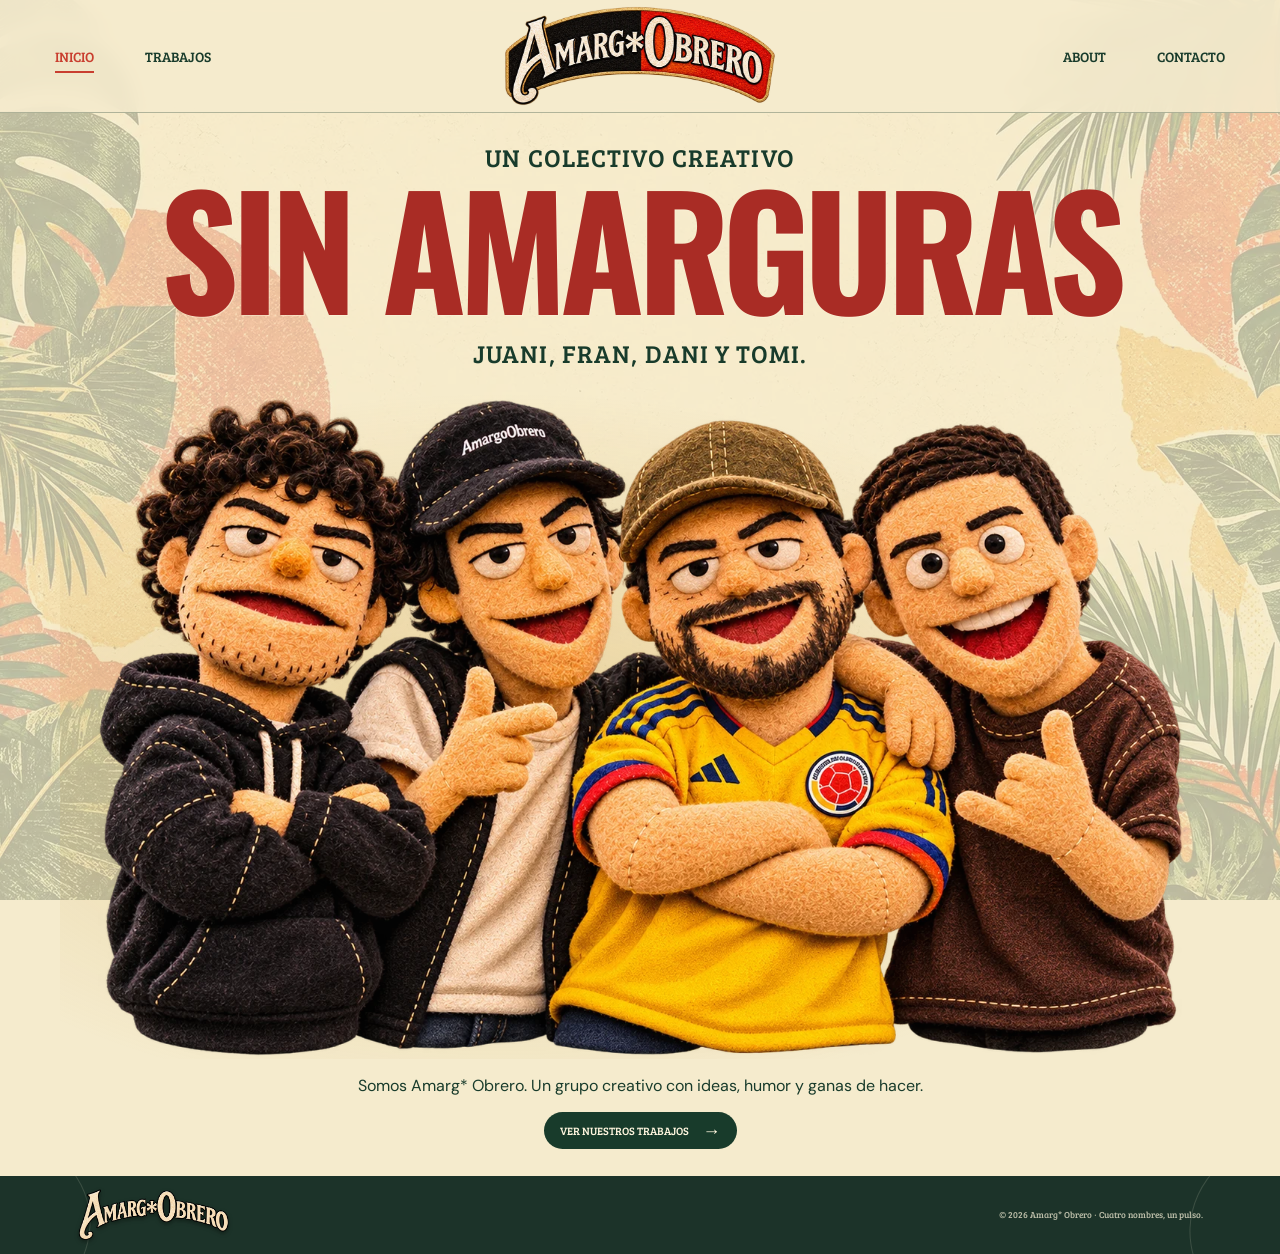
<file: index.html>
<!doctype html>
<html lang="es">
  <head>
    <meta charset="UTF-8" />
    <meta name="viewport" content="width=device-width, initial-scale=1.0" />
    <meta name="theme-color" content="#f5ebcd" />
    <meta name="description" content="Amarg* Obrero — un colectivo creativo de cuatro integrantes." />
    <title>Amarg* Obrero — un colectivo creativo</title>
    <link rel="icon" type="image/svg+xml" href="./brand-mark.svg" />
    <link rel="preconnect" href="https://fonts.googleapis.com" />
    <link rel="preconnect" href="https://fonts.gstatic.com" crossorigin />
    <link href="https://fonts.googleapis.com/css2?family=Bree+Serif&family=DM+Sans:wght@400;500;600;700&family=Oswald:wght@400;500;600;700&display=swap" rel="stylesheet" />
    <link rel="stylesheet" href="./styles.css?v=team-profiles" />
    <script src="./projects.js?v=team-contacts" defer></script>
    <script src="./app.js?v=team-profiles" defer></script>
  </head>
  <body>
    <a class="skip-link" href="#contenido">Saltar al contenido</a>
    <header class="site-header">
      <div class="header-inner">
        <nav class="desktop-nav desktop-nav--left" aria-label="Navegación principal">
          <a class="nav-link" href="#inicio">Inicio</a>
          <a class="nav-link" href="#trabajos">Trabajos</a>
        </nav>
        <a class="brand" href="#inicio" aria-label="Amarg* Obrero, ir al inicio">
          <img src="./assets/logo-amarg-obrero.webp" alt="Amarg* Obrero" width="800" height="295" />
        </a>
        <nav class="desktop-nav desktop-nav--right" aria-label="Más secciones">
          <a class="nav-link" href="#nosotros">About</a>
          <a class="nav-link" href="#contacto">Contacto</a>
        </nav>
        <button class="menu-toggle" type="button" aria-expanded="false" aria-controls="mobile-nav">
          <span class="menu-toggle-label">Menú</span><span class="menu-lines" aria-hidden="true"><i></i><i></i></span>
        </button>
        <nav class="mobile-nav" id="mobile-nav" aria-label="Navegación móvil">
          <a href="#inicio">Inicio</a><a href="#trabajos">Trabajos</a><a href="#nosotros">About us</a><a href="#contacto">Contacto</a>
        </nav>
      </div>
    </header>

    <main id="contenido" tabindex="-1">
      <section class="hero paper-texture" id="inicio" aria-labelledby="hero-title">
        <p class="hero-kicker">Un colectivo creativo</p>
        <h1 id="hero-title">Sin <span>amarguras</span></h1>
        <br>
        <p class="hero-kicker">Juani, Fran, Dani y Tomi.</p>
        <div class="hero-stage">
          <div class="hero-backdrop" aria-hidden="true"></div>
          <img class="hero-cast" src="./assets/equipo-muppets.webp" alt="Los cuatro integrantes de Amarg* Obrero como Muppets" fetchpriority="high" />
        </div>
        <p>Somos Amarg* Obrero. Un grupo creativo con ideas, humor y ganas de hacer.</p>
        <a class="pill-link" href="#trabajos">Ver nuestros trabajos <span aria-hidden="true">→</span></a>
      </section>

      <section class="works paper-texture section-pad" id="trabajos" aria-labelledby="works-title">
        <div class="section-heading section-heading--works">
          <h2 id="works-title">Trabajos</h2>
          <p class="works-copy">Ideas que se hicieron imagen, palabra y alguna que otra locura.</p>
        </div>
        <div class="work-gallery"></div>
        <template id="work-card-template">
          <article class="work-card">
            <a class="work-open">
              <span class="work-image-wrap"><img alt="" loading="lazy" decoding="async" /><span class="work-open-icon" aria-hidden="true">→</span></span>
              <span class="work-caption"><span><strong></strong><small></small></span></span>
            </a>
          </article>
        </template>
      </section>

      <section class="about paper-texture section-pad" id="nosotros" aria-labelledby="about-title">
        <div class="about-topline"><h2 id="about-title">About</h2><span class="heading-divider" aria-hidden="true"></span><h3>El equipo</h3><p>Cuatro miradas, un mismo colectivo. Un espacio para mostrar quiénes somos y lo que hacemos en conjunto.</p></div>
        <div class="team-grid">
          <article class="person-card">
            <button class="person-open" type="button" data-profile="profile-dani" aria-haspopup="dialog" aria-controls="profile-dani">
              <span class="person-art"><img src="./assets/equipo/dani-personaje.webp" alt="" width="316" height="395" loading="lazy" decoding="async" /></span>
              <span class="person-name">Dani Pedraza</span>
            </button>
          </article>
          <article class="person-card">
            <button class="person-open" type="button" data-profile="profile-fran" aria-haspopup="dialog" aria-controls="profile-fran">
              <span class="person-art"><img src="./assets/equipo/fran-personaje.webp" alt="" width="317" height="393" loading="lazy" decoding="async" /></span>
              <span class="person-name">Fran Rodriguez</span>
            </button>
          </article>
          <article class="person-card">
            <button class="person-open" type="button" data-profile="profile-juani" aria-haspopup="dialog" aria-controls="profile-juani">
              <span class="person-art"><img src="./assets/equipo/juani-personaje.webp" alt="" width="320" height="395" loading="lazy" decoding="async" /></span>
              <span class="person-name">Juani Cersósimo</span>
            </button>
          </article>
          <article class="person-card">
            <button class="person-open" type="button" data-profile="profile-tomi" aria-haspopup="dialog" aria-controls="profile-tomi">
              <span class="person-art"><img src="./assets/equipo/tomi-personaje.webp" alt="" width="316" height="394" loading="lazy" decoding="async" /></span>
              <span class="person-name">Tomi Palasi</span>
            </button>
          </article>
        </div>
      </section>

      <section class="contact paper-texture section-pad" id="contacto" aria-labelledby="contact-title">
        <svg xmlns="http://www.w3.org/2000/svg" width="0" height="0" class="contact-icons" aria-hidden="true">
          <symbol id="linkedin-icon" viewBox="0 0 24 24">
            <path fill="currentColor" d="M20.447 20.452h-3.554v-5.569c0-1.328-.027-3.037-1.852-3.037-1.853 0-2.136 1.447-2.136 2.94v5.666H9.351V9h3.414v1.561h.046c.477-.9 1.637-1.85 3.37-1.85 3.601 0 4.266 2.37 4.266 5.455v6.286zM5.337 7.433a2.062 2.062 0 1 1 0-4.125 2.062 2.062 0 0 1 0 4.125zM7.119 20.452H3.555V9h3.564v11.452zM22.225 0H1.771C.792 0 0 .774 0 1.729v20.542C0 23.227.792 24 1.771 24h20.451C23.2 24 24 23.227 24 22.271V1.729C24 .774 23.2 0 22.222 0h.003z" />
          </symbol>
        </svg>
        <div class="contact-layout">
          <div class="contact-copy">
            <h2 id="contact-title">Hablemos.</h2>
            <p>¿Tenés un proyecto, una idea o simplemente querés charlar? Escribinos y lo ponemos sobre la mesa.</p>
          </div>
          <ul class="contact-list">
            <li class="contact-person">
              <h3>Dani Pedraza</h3>
              <div class="contact-links">
                <a class="contact-email" href="mailto:daniipedraza03@gmail.com">daniipedraza03@gmail.com</a>
                <a class="contact-linkedin" href="https://www.linkedin.com/in/danipedraza/" target="_blank" rel="noopener noreferrer" aria-label="LinkedIn de Dani Pedraza">
                  <svg viewBox="0 0 24 24" width="26" height="26" aria-hidden="true"><use href="#linkedin-icon" /></svg>
                </a>
              </div>
            </li>
            <li class="contact-person">
              <h3>Fran Rodriguez</h3>
              <div class="contact-links">
                <a class="contact-email" href="mailto:franrodriguezprod@gmail.com">franrodriguezprod@gmail.com</a>
                <a class="contact-linkedin" href="https://www.linkedin.com/in/francisco-rodriguez-945821285/" target="_blank" rel="noopener noreferrer" aria-label="LinkedIn de Fran Rodriguez">
                  <svg viewBox="0 0 24 24" width="26" height="26" aria-hidden="true"><use href="#linkedin-icon" /></svg>
                </a>
              </div>
            </li>
            <li class="contact-person">
              <h3>Juani Cersósimo</h3>
              <div class="contact-links">
                <a class="contact-email" href="mailto:juanignacioc02@gmail.com">juanignacioc02@gmail.com</a>
              </div>
            </li>
            <li class="contact-person">
              <h3>Tomi Palasi</h3>
              <div class="contact-links">
                <a class="contact-email" href="mailto:tomi.palasi@gmail.com">tomi.palasi@gmail.com</a>
                <a class="contact-linkedin" href="https://www.linkedin.com/in/tom%C3%A1s-juli%C3%A1n-palasi-44810b251/" target="_blank" rel="noopener noreferrer" aria-label="LinkedIn de Tomi Palasi">
                  <svg viewBox="0 0 24 24" width="26" height="26" aria-hidden="true"><use href="#linkedin-icon" /></svg>
                </a>
              </div>
            </li>
          </ul>
        </div>
      </section>
    </main>

    <footer class="site-footer">
      <a class="footer-brand" href="#inicio"><img src="./assets/logoFooter.png" alt="Amarg* Obrero" width="800" height="295" /></a>
      <p>© <span id="year">2026</span> Amarg* Obrero · Cuatro nombres, un pulso.</p>
    </footer>


    <dialog class="profile-dialog" id="profile-dani" aria-labelledby="profile-dani-name">
      <form class="profile-actions" method="dialog">
        <button class="profile-close" type="submit" autofocus>Cerrar <span aria-hidden="true">×</span></button>
      </form>
      <div class="profile-content">
        <div class="profile-bio">
          <h2 id="profile-dani-name">Dani Pedraza</h2>
          <p>Hola, Soy Daniel Santiago Pedraza Guarnizo, aunque la mayoría me conoce como Dani, un colombiano, bogotano y actualmente residente en Buenos Aires. Apasionado por el fútbol, el rap, el mate y todas aquellas expresiones culturales capaces de reunir personas y construir historias.</p>
          <p>En 2020 comencé a estudiar Publicidad en la Universidad Argentina de la Empresa (UADE) y actualmente continúo mi formación en el Curso Anual de Creatividad Integral en Brother Buenos Aires. Durante el confinamiento, descubrí Photoshop e Illustrator. Lo que empezó como una forma de explorar nuevas herramientas terminó llevándome a desarrollar un proyecto fotográfico independiente realizado desde el piso 18 de un edificio.</p>
          <p>En 2024 participé en los Premios Obrar. Esa experiencia me confirmó que quería dedicarme a la parte creativa de la publicidad. Hoy sigo buscando historias, convencido de que las mejores ideas suelen aparecer en esos espacios donde las personas se reúnen.</p>
        </div>
      </div>
    </dialog>

    <dialog class="profile-dialog" id="profile-fran" aria-labelledby="profile-fran-name">
      <form class="profile-actions" method="dialog">
        <button class="profile-close" type="submit" autofocus>Cerrar <span aria-hidden="true">×</span></button>
      </form>
      <div class="profile-content profile-content--portrait">
        <img class="profile-photo" src="./assets/equipo/fran-foto.webp" alt="Foto de Fran Rodriguez" width="633" height="950" loading="lazy" decoding="async" />
        <div class="profile-bio">
          <h2 id="profile-fran-name">Fran Rodriguez</h2>
          <p>Un entrerriano que disfruta viajar y conocer el mundo, aunque por ahora vivo en Capital. Hincha de Boca.</p>
          <p>Me gusta el deporte, caminar, el arte y todo lo que mantenga a la cabeza y el cuerpo en movimiento. También las cámaras y la música: me encanta hacer videoclips, documentar mi vida y ponerle música de fondo. Una vez intenté hacer música y es re difícil, así que eso se lo dejo a los que saben.</p>
          <p>Nunca me gustó mucho el cine, pero estudié cine… o mejor dicho: “Producción y Realización Audiovisual”. Trabajé en televisión, radio, medios y redes. También organizó una fiesta muy divertida y supe ser un vendedor bastante exitoso en Facebook Marketplace.</p>
          <p>Por suerte, en 2026 encontré el mundo de la publicidad. Hoy estoy en Brother, donde conocí a Dani, Juani, Tomi y a un montón de creativos talentosos. Es un lugar hermoso para impulsar la creatividad y las buenas ideas (algunas no tanto), y me pone muy contento lo que pudimos hacer juntos y lo que van a encontrar en esta carpeta.</p>
        </div>
      </div>
    </dialog>

    <dialog class="profile-dialog" id="profile-juani" aria-labelledby="profile-juani-name">
      <form class="profile-actions" method="dialog">
        <button class="profile-close" type="submit" autofocus>Cerrar <span aria-hidden="true">×</span></button>
      </form>
      <div class="profile-content">
        <div class="profile-bio">
          <h2 id="profile-juani-name">Juani Cersósimo</h2>
          <p>Me llamo Juan Ignacio Cersósimo, soy periodista, actualmente estoy estudiando publicidad en la universidad de Palermo y realizando el curso de creatividad integral en Brother.</p>
          <p>Siempre me interesaron las historias y las personas que encuentran formas originales de contarlas. Me fascina cómo algo que, a simple vista, puede parecer cotidiano o poco relevante, puede transformarse en una idea atractiva cuando se lo mira desde otro ángulo. Por eso disfruto de la creatividad que conecta con la gente, sorprende y, muchas veces, utiliza el humor como una herramienta para generar cercanía.</p>
          <p>El fútbol, la música y los comportamientos culturales son algunas de mis principales fuentes de inspiración. Me gusta observar cómo las personas construyen vínculos con aquello que les apasiona y trasladar esas observaciones a mis proyectos. Soy una persona organizada, curiosa y detallista, que busca combinar estrategia y creatividad para encontrar ideas simples, relevantes y memorables.</p>
        </div>
      </div>
    </dialog>

    <dialog class="profile-dialog" id="profile-tomi" aria-labelledby="profile-tomi-name">
      <form class="profile-actions" method="dialog">
        <button class="profile-close" type="submit" autofocus>Cerrar <span aria-hidden="true">×</span></button>
      </form>
      <div class="profile-content profile-content--portrait">
        <img class="profile-photo" src="./assets/equipo/tomi-foto.webp" alt="Foto de Tomi Palasi" width="712" height="950" loading="lazy" decoding="async" />
        <div class="profile-bio">
          <h2 id="profile-tomi-name">Tomi Palasi</h2>
          <p>Esquelense de nacimiento. La vida me fue llevando por diferentes partes del mapa como Trelew (Chubut), Mar del Plata (Buenos Aires), 25 de Mayo (Buenos Aires) y finalmente, hoy tiro ideas desde Parque Chacabuco (Capital Federal).</p>
          <p>En el camino estudié Diseño Industrial y Desarrollo Web, una mezcla rara que me dejó una obsesión: desarmar la realidad para volverla a armar con un toque de ingenio, estética, humor y funcionalidad.</p>
          <p>Me gustan los tatuajes, el ski, el surf, el bodyboard y la naturaleza. Cuando no estoy maquinando ideas o escuchando música, me meto en partidas de rol de mesa, un espacio donde la cabeza explota sin límites en cada decisión. En mis tiempos libres me dedico a pensar conceptos cómicos y ver cómo bajarlos a la realidad.</p>
          <p>Actualmente estudio en Brother Buenos Aires, el lugar donde lo encontré al Checha (Fran), Dani, Juani y al espacio para potenciar todo esto. Creo en las buenas ideas, en el trabajo en dupla y en cranear proyectos copados que valgan la pena.</p>
        </div>
      </div>
    </dialog>
  </body>
</html>
</file>
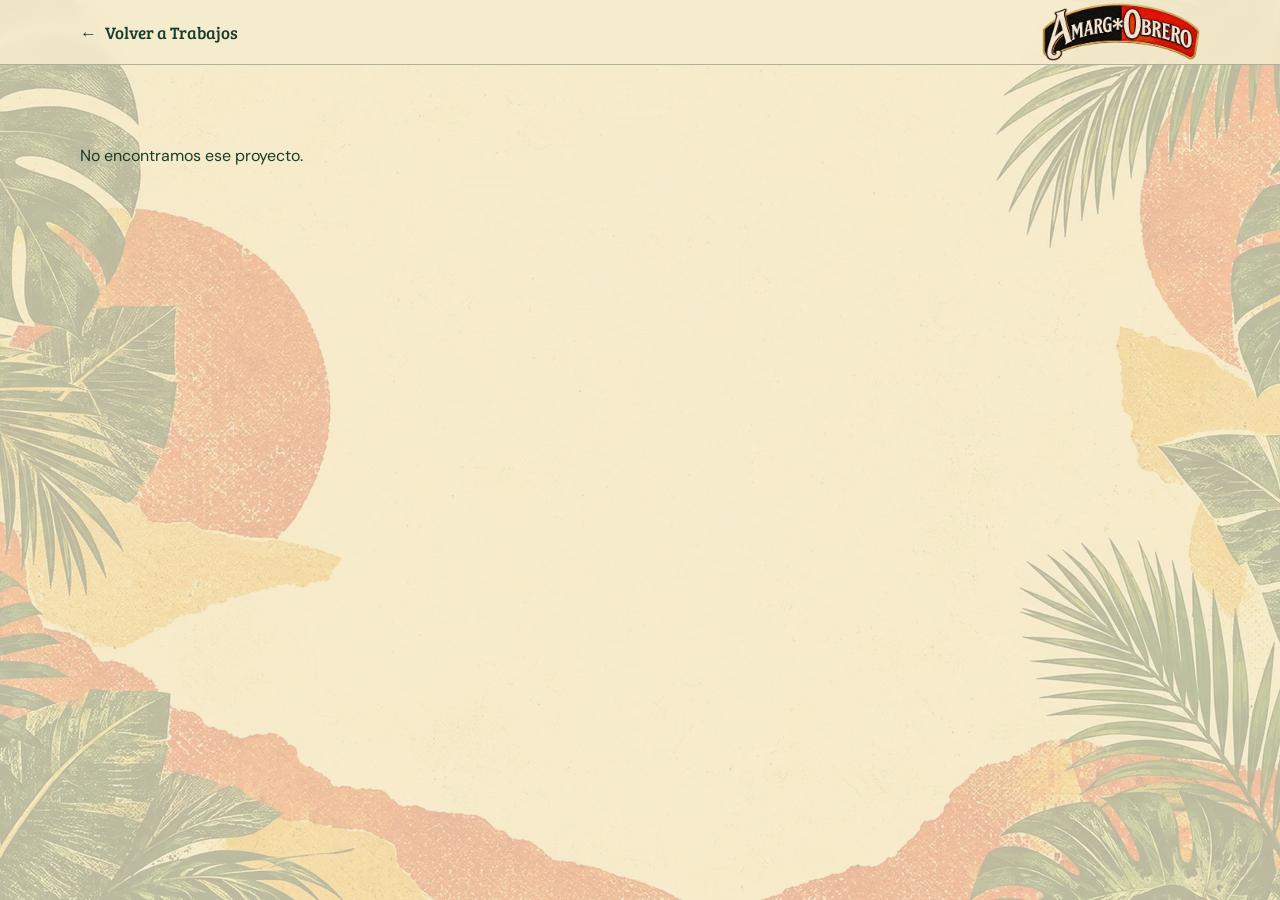
<file: proyecto.html>
<!doctype html>
<html lang="es">
  <head>
    <meta charset="UTF-8" />
    <meta name="viewport" content="width=device-width, initial-scale=1.0" />
    <meta name="theme-color" content="#f5ebcd" />
    <title>Proyecto | Amarg* Obrero</title>
    <link rel="icon" type="image/svg+xml" href="./brand-mark.svg" />
    <link rel="preconnect" href="https://fonts.googleapis.com" />
    <link rel="preconnect" href="https://fonts.gstatic.com" crossorigin />
    <link rel="stylesheet" href="./styles.css?v=image-lightbox-20261116" />
    <script src="./projects.js?v=image-lightbox-20261116" defer></script>
  </head>
  <body>
    <header class="site-header">
      <div class="project-header-inner">
        <a class="project-back" href="./#trabajos"><span aria-hidden="true">←</span> Volver a Trabajos</a>
        <a class="project-brand" href="./" aria-label="Amarg* Obrero, ir al inicio">
          <img src="./assets/logo-amarg-obrero.webp" alt="" width="800" height="295" />
        </a>
      </div>
    </header>

    <main class="project-page">
      <p id="project-status" role="status" hidden></p>
      <article id="project-detail" hidden>
        <header class="project-heading">
          <p class="eyebrow" id="project-kicker"></p>
          <h1 id="project-title"></h1>
          <p class="project-subtitle" id="project-subtitle"></p>
          <a class="pill-link project-video-link" id="project-video-link" href="#video" hidden>Ver video <span aria-hidden="true">↓</span></a>
        </header>
        <section class="project-gallery" id="project-gallery" aria-label="Imágenes del proyecto" hidden>
          <button class="project-cover-trigger" id="project-open-lightbox" type="button" aria-label="Ampliar imagen del proyecto" aria-haspopup="dialog" aria-controls="project-lightbox">
            <img class="project-cover" id="project-cover" alt="" decoding="async" />
          </button>
          <div class="gallery-controls" id="gallery-controls" hidden>
            <button id="gallery-prev" type="button" aria-label="Imagen anterior" aria-controls="project-cover">←</button>
            <span id="gallery-count" role="status" aria-atomic="true"></span>
            <button id="gallery-next" type="button" aria-label="Imagen siguiente" aria-controls="project-cover">→</button>
          </div>
        </section>
        <section class="project-video" id="video" aria-labelledby="video-title" hidden>
          <h2 id="video-title">Video</h2>
          <iframe id="project-player" title="Video del proyecto" allow="encrypted-media; picture-in-picture; fullscreen" allowfullscreen referrerpolicy="strict-origin-when-cross-origin"></iframe>
          <a class="project-youtube" id="project-youtube" target="_blank" rel="noopener noreferrer">Abrir en YouTube <span aria-hidden="true">↗</span></a>
        </section>
        <p class="project-description" id="project-description"></p>
      </article>
    </main>

    <dialog class="project-lightbox" id="project-lightbox" aria-label="Imagen ampliada del proyecto">
      <button class="project-lightbox-close" id="lightbox-close" type="button" aria-label="Cerrar imagen ampliada">×</button>
      <button class="project-lightbox-nav project-lightbox-prev" id="lightbox-prev" type="button" aria-label="Imagen anterior" hidden>←</button>
      <figure class="project-lightbox-figure">
        <img id="lightbox-image" alt="" />
        <figcaption id="lightbox-count" aria-live="polite"></figcaption>
      </figure>
      <button class="project-lightbox-nav project-lightbox-next" id="lightbox-next" type="button" aria-label="Imagen siguiente" hidden>→</button>
    </dialog>
  </body>
</html>
</file>
<file: styles.css>
@import url('https://fonts.googleapis.com/css2?family=Bree+Serif&family=DM+Sans:wght@400;500;600;700&family=Oswald:wght@400;500;600;700&display=swap');

:root {
  color-scheme: light;
  --paper: #f5ebcd;
  --site-background-opacity: .24;
  --paper-light: #fff6df;
  --ink: #183b2b;
  --ink-deep: #102a20;
  --red: #c93e2f;
  --red-dark: #a92c25;
  --orange: #ed6d24;
  --gold: #d1a344;
  --moss: #617a43;
  --line: rgba(24, 59, 43, .31);
  --display: 'Oswald', Impact, 'Arial Narrow', sans-serif;
  --serif: 'Bree Serif', Georgia, serif;
  --body: 'DM Sans', Arial, sans-serif;
  font-family: var(--body);
  color: var(--ink);
  background: var(--paper);
  font-synthesis: none;
  text-rendering: optimizeLegibility;
  scroll-behavior: smooth;
}

* { box-sizing: border-box; }
body {
  display: flex;
  flex-direction: column;
  isolation: isolate;
  min-height: 100vh;
  min-width: 320px;
  margin: 0;
  background-color: var(--paper);
}
body::before {
  position: fixed;
  z-index: -1;
  inset: 0;
  background: url('./assets/fondo.webp') center / cover no-repeat;
  opacity: var(--site-background-opacity);
  pointer-events: none;
  content: '';
}
main { flex: 1; }
.home-active main { display: flex; flex-direction: column; justify-content: center; }
a { color: inherit; }
button, input, textarea { font: inherit; }
button:focus-visible, a:focus-visible, input:focus-visible, textarea:focus-visible { outline: 3px solid var(--orange); outline-offset: 4px; }
::selection { color: var(--paper-light); background: var(--red); }
.skip-link { position: fixed; z-index: 40; left: 1rem; top: -5rem; padding: .8rem 1rem; background: var(--paper-light); }
.skip-link:focus { top: 1rem; }

.site-header { position: sticky; z-index: 20; top: 0; background: rgba(245, 235, 205, .88); border-bottom: 1px solid var(--line); backdrop-filter: blur(8px); }
.header-inner { position: relative; display: grid; grid-template-columns: 1fr auto 1fr; align-items: center; max-width: 1320px; min-height: 110px; margin: 0 auto; padding: 6px clamp(22px, 4.3vw, 70px); }
.desktop-nav { display: flex; align-items: center; gap: clamp(23px, 4vw, 64px); }
.desktop-nav--right { justify-content: flex-end; }
.nav-link { position: relative; padding: 12px 0; font-family: var(--serif); font-size: 14px; text-decoration: none; text-transform: uppercase; transition: color .2s ease; }
.nav-link::after { position: absolute; right: 0; bottom: 5px; left: 0; height: 2px; background: var(--red); content: ''; transform: scaleX(0); transform-origin: left; transition: transform .25s ease; }
.nav-link:hover, .nav-link[aria-current="page"] { color: var(--red); }
.nav-link:hover::after, .nav-link[aria-current="page"]::after { transform: scaleX(1); }
.brand { z-index: 1; display: flex; align-items: center; justify-content: center; width: clamp(240px, 30vw, 360px); height: 100px; line-height: 0; transition: transform .25s ease; }
.brand:hover { transform: rotate(-1.5deg) scale(1.03); }
.brand img { display: block; width: 100%; height: 100%; object-fit: contain; }
.footer-brand img { display: block; width: 100%; height: auto; }
.menu-toggle, .mobile-nav { display: none; }

.hero { position: relative; overflow: hidden; padding: clamp(12px, 3svh, 30px) clamp(18px, 4vw, 60px); text-align: center; }
.hero-kicker { margin: 0 0 3px; color: var(--ink); font-family: var(--serif); font-size: clamp(14px, 2.1vw, 25px); letter-spacing: .045em; text-transform: uppercase; }
.hero h1 { position: relative; z-index: 1; margin: 0; color: var(--red-dark); font-family: var(--display); font-size: min(clamp(52px, 12.9vw, 174px), 17svh); font-weight: 700; letter-spacing: -.045em; line-height: .9; text-transform: uppercase; text-shadow: 1px 1px 0 rgba(255, 247, 223, .45); }
.hero h1 span { display: inline-block; }
.hero-stage { position: relative;align-items: center; width: min(1160px, 100%); margin: 0 auto; padding: clamp(8px, 2.5svh, 24px) clamp(12px, 3vw, 40px) 0; isolation: isolate; text-align: left; }
.hero-backdrop { position: absolute; z-index: -1; inset: 0; background: radial-gradient(ellipse at 38% 55%, rgba(209, 163, 68, .36), transparent 67%); }
.hero-cast { display: flex; width: 100%; height: auto; justify-self: center; }
.hero-intro { max-width: 245px;}
.hero-intro h2 { margin: 0 0 11px; font-family: var(--serif); font-size: clamp(20px, 2.5vw, 30px); line-height: 1.1; }
.hero-intro p { margin: 0 0 16px; color: #514e40; font-family: var(--serif); font-size: 13px; line-height: 1.42; }
.pill-link { display: inline-flex; align-items: center; gap: 14px; padding: 11px 16px; border-radius: 99px; background: var(--ink); color: var(--paper-light); font-family: var(--serif); font-size: 11px; text-decoration: none; text-transform: uppercase; transition: transform .2s, background .2s; }
.pill-link span { font-size: 18px; line-height: .7; }
.pill-link:hover { transform: translateY(-2px); background: var(--red); }
.hero-ornament { position: absolute; z-index: 1; color: var(--ink); font-size: clamp(36px, 5.5vw, 72px); pointer-events: none; }
.hero-ornament--left { left: 5%; top: 23%; transform: rotate(-14deg); }
.hero-ornament--right { right: 5%; top: 27%; transform: rotate(13deg); }

.section-pad { padding-right: clamp(22px, 4.4vw, 70px); padding-left: clamp(22px, 4.4vw, 70px); }
.works { padding-top: 22px; padding-bottom: 67px; }
.section-heading h2, .about-topline h2 { margin: 0; font-family: var(--display); font-size: clamp(51px, 8.4vw, 105px); font-weight: 700; letter-spacing: -.035em; line-height: .92; text-transform: uppercase; }
.heading-divider { display: block; width: 2px; height: 51px; background: var(--ink); }
.works-copy { margin: 14px 0 0; color: #514e40; font-family: var(--serif); font-size: clamp(16px, 2.15vw, 23px); line-height: 1.35; }
.work-gallery { display: grid; grid-template-columns: repeat(3, minmax(0, 1fr)); gap: clamp(14px, 2vw, 26px); margin-top: 24px; }
.work-card { min-width: 0; }
.work-open { display: block; width: 100%; border: 0; padding: 0; background: transparent; color: inherit; text-align: left; text-decoration: none; }
.work-image-wrap { position: relative; display: block; overflow: hidden; border: 1px solid rgba(24, 59, 43, .28); background: var(--moss); box-shadow: 3px 4px 0 rgba(24, 59, 43, .14); }
.work-image-wrap img { display: block; width: 100%; aspect-ratio: 4 / 2.55; object-fit: cover; transition: transform .55s cubic-bezier(.2,.75,.35,1), filter .35s; }
.work-open:hover img, .work-open:focus-visible img { transform: scale(1.055); filter: saturate(1.13); }
.work-open-icon { position: absolute; right: 11px; bottom: 11px; display: grid; place-items: center; width: 34px; height: 34px; border-radius: 50%; background: var(--paper-light); color: var(--ink); font-size: 18px; transition: transform .25s, color .25s, background .25s; }
.work-open:hover .work-open-icon { transform: rotate(45deg); background: var(--red); color: var(--paper-light); }
.work-caption { display: flex; justify-content: space-between; align-items: center; gap: 10px; padding: 10px 5px 0; }
.work-caption strong { display: block; font-family: var(--serif); font-size: clamp(16px, 2vw, 22px); font-weight: 400; }
.work-caption small { display: block; margin-top: 2px; color: #726b56; font-family: var(--serif); font-size: 10px; }

.about { position: relative; overflow: hidden; padding-top: 37px; padding-bottom: 45px; }
.about-topline { display: grid; grid-template-columns: auto 2px auto 1fr; gap: clamp(16px, 2.4vw, 33px); align-items: center; }
.about-topline h2 { color: var(--red); }
.about-topline .heading-divider { height: 54px; }
.about-topline h3 { margin: 0; color: var(--ink); font-family: var(--serif); font-size: clamp(22px, 3vw, 34px); text-transform: uppercase; white-space: nowrap; }
.about-topline p { max-width: 520px; margin: 0; color: #524d3f; font-family: var(--serif); font-size: 12px; line-height: 1.5; }
.team-grid { display: grid; grid-template-columns: repeat(4, minmax(0, 1fr)); gap: clamp(13px, 2vw, 28px); margin-top: 26px; }
.person-card { min-width: 0; text-align: center; }
.person-open { display: block; width: 100%; padding: 0; border: 0; background: transparent; color: inherit; cursor: pointer; }
.person-art { display: block; overflow: hidden; aspect-ratio: 4 / 5; border: 2px solid var(--paper-light); border-radius: 8px; background: var(--ink-deep); box-shadow: 0 0 0 1px var(--ink); }
.person-art img { display: block; width: 100%; height: 100%; object-fit: contain; transition: transform .25s ease; }
.person-open:hover img { transform: scale(1.04); }
.person-open:hover .person-name, .person-open:focus-visible .person-name { background: var(--red-dark); }
.person-name { position: relative; z-index: 2; display: flex; justify-content: center; align-items: center; gap: 8px; width: max-content; max-width: 96%; margin: -14px auto 0; border: 2px solid var(--paper); border-radius: 99px; padding: 5px 15px; background: var(--ink); color: var(--paper-light); font-family: var(--serif); font-size: 15px; }
.person-star { color: #f1c15f; }
.about-divider { display: flex; align-items: center; gap: 17px; max-width: 700px; margin: 29px auto 0; }
.about-divider span { flex: 1; height: 2px; background: var(--ink); }
.about-divider b { color: var(--ink); font-size: 27px; font-weight: 400; }

.contact { padding-top: 36px; padding-bottom: 52px; }
.contact-layout { display: grid; gap: clamp(24px, 4vw, 40px); align-items: start; max-width: 1100px; margin: 0 auto; }
.contact-copy h2 { margin: 0; color: var(--ink); font-family: var(--display); font-size: clamp(54px, 9vw, 105px); letter-spacing: -.035em; line-height: .9; text-transform: uppercase; }
.contact-copy > p { max-width: 600px; margin: 17px 0 0; color: #554f40; font-family: var(--serif); font-size: 14px; line-height: 1.5; }
.contact-icons { position: absolute; }
.contact-list { display: grid; grid-template-columns: repeat(4, minmax(0, 1fr)); gap: 12px; margin: 0; padding: 0; list-style: none; }
.contact-person { min-width: 0; padding: 16px; border: 1px solid var(--line); background: rgba(255, 246, 223, .82); }
.contact-person h3 { margin: 0 0 6px; font-family: var(--serif); font-size: clamp(19px, 2.2vw, 25px); font-weight: 400; }
.contact-links { display: flex; flex-wrap: wrap; align-items: center; gap: 4px 10px; }
.contact-email { font-size: 14px; overflow-wrap: anywhere; text-underline-offset: 3px; }
.contact-linkedin { display: grid; width: 44px; height: 44px; place-items: center; color: var(--ink); }
.contact-email:hover, .contact-linkedin:hover { color: var(--red-dark); }
.site-footer { position: relative; overflow: hidden; display: flex; align-items: center; justify-content: space-between; gap: 30px; padding: 22px clamp(22px, 6vw, 85px); background: rgba(16, 42, 32, .95); color: var(--paper-light); }
.site-footer::before, .site-footer::after { position: absolute; top: -35px; width: 180px; height: 170px; border: 1px solid rgba(255, 246, 223, .14); border-radius: 50%; content: ''; transform: rotate(-33deg); }
.site-footer::before { left: -90px; }
.site-footer::after { right: -90px; }
.footer-brand { z-index: 1; display: block; width: clamp(160px, 18vw, 235px); }
.footer-brand img { filter: drop-shadow(0 2px 2px rgba(0, 0, 0, .4)); }
.footer-nav { z-index: 1; display: flex; flex-wrap: wrap; justify-content: center; gap: clamp(13px, 2.2vw, 31px); }
.footer-nav a { color: var(--paper-light); font-family: var(--serif); font-size: 10px; text-decoration: none; text-transform: uppercase; }
.footer-nav a:hover, .footer-nav a[aria-current="page"] { color: #f1c15f; }
.site-footer > p { z-index: 1; margin: 0; color: rgba(255, 246, 223, .71); font-family: var(--serif); font-size: 9px; text-align: right; }

.reveal-ready .reveal { opacity: 0; transform: translateY(18px); transition: opacity .65s ease, transform .65s cubic-bezier(.2,.75,.35,1); }
.reveal-ready .reveal.is-visible { opacity: 1; transform: translateY(0); }

@media (max-width: 900px) {
  .header-inner { min-height: 76px; padding-right: 23px; padding-left: 23px; }
  .desktop-nav { gap: 22px; }
  .nav-link { font-size: 12px; }
  .brand { width: 245px; }
  .about-topline { grid-template-columns: auto 2px auto 1fr; }
  .about-topline p { font-size: 11px; }
  .site-footer { gap: 16px; }
}
@media (max-width: 680px) {
  body::before {
    background-image: url('./assets/fondo.webp'), url('./assets/fondo.webp');
    background-position: left top, right bottom;
    background-size: auto 50%, auto 50%;
  }
  .header-inner { display: flex; justify-content: center; min-height: 68px; padding: 3px 16px; }
  .brand { width: min(184px, 52vw); height: 68px; }
  .desktop-nav { display: none; }
  .menu-toggle { position: absolute; right: 17px; display: flex; align-items: center; gap: 8px; border: 0; padding: 8px 0 8px 8px; background: transparent; color: var(--ink); font-family: var(--serif); font-size: 9px; text-transform: uppercase; cursor: pointer; }
  .menu-lines { display: flex; flex-direction: column; gap: 5px; }
  .menu-lines i { display: block; width: 18px; height: 2px; background: var(--ink); transition: transform .2s ease; }
  .menu-toggle[aria-expanded="true"] .menu-lines i:first-child { transform: translateY(3.5px) rotate(45deg); }
  .menu-toggle[aria-expanded="true"] .menu-lines i:last-child { transform: translateY(-3.5px) rotate(-45deg); }
  .mobile-nav { position: absolute; top: 100%; right: 0; left: 0; display: none; padding: 8px 19px 15px; border-top: 1px solid var(--line); border-bottom: 1px solid var(--line); background: var(--paper); }
  .mobile-nav.is-open { display: grid; }
  .mobile-nav a { border-bottom: 1px solid rgba(24, 59, 43, .16); padding: 13px 1px; color: var(--ink); font-family: var(--serif); font-size: 12px; text-decoration: none; text-transform: uppercase; }
  .mobile-nav a:last-child { border: 0; }
  .mobile-nav a[aria-current="page"] { color: var(--red); }
  .hero { padding: 14px 15px; }
  .hero-kicker { font-size: 13px; }
  .hero h1 { margin-bottom: 0; font-size: clamp(33px, 11vw, 70px); line-height: .94; }
  .hero-stage { grid-template-columns: minmax(0, 1fr); gap: 12px; padding: 10px 0 0; text-align: center; }
  .hero-cast { width: min(100%, 520px, max(156px, calc((100svh - 384px) * 1.63))); }
  .hero-intro { justify-self: center; }
  .hero-intro h2 { font-size: clamp(17px, 4.4vw, 22px); }
  .hero-intro p { margin-bottom: 11px; font-size: 11px; }
  .pill-link { gap: 8px; padding: 9px 11px; font-size: 9px; }
  .hero-ornament--left { left: 4%; top: 9px; font-size: 22px; }
  .hero-ornament--right { right: 4%; top: 9px; font-size: 22px; }
  .section-pad { padding-right: 19px; padding-left: 19px; }
  .works { padding-top: 18px; padding-bottom: 47px; }
  .section-heading h2 { font-size: clamp(49px, 14vw, 83px); }
  .work-gallery { grid-template-columns: 1fr 1fr; gap: 17px 12px; margin-top: 18px; }
  .work-image-wrap img { aspect-ratio: 4 / 3.1; }
  .work-caption { align-items: start; padding: 7px 2px 0; }
  .work-caption strong { font-size: clamp(14px, 4.1vw, 19px); }
  .work-caption small { font-size: 8px; }
  .about { padding-top: 27px; padding-bottom: 32px; }
  .about-topline { grid-template-columns: auto 2px auto; gap: 11px; }
  .about-topline h2 { font-size: clamp(45px, 12vw, 77px); }
  .about-topline .heading-divider { height: 38px; }
  .about-topline h3 { font-size: 20px; }
  .about-topline p { grid-column: 1 / -1; max-width: 420px; padding-left: 2px; font-size: 10px; }
  .team-grid { grid-template-columns: 1fr 1fr; gap: 20px 14px; margin-top: 22px; }
  .person-name { margin-top: -12px; padding: 5px 12px; font-size: 13px; }
  .about-divider { margin-top: 22px; }
  .contact { padding-top: 28px; padding-bottom: 38px; }
  .contact-layout { gap: 23px; }
  .contact-copy h2 { font-size: clamp(60px, 15vw, 90px); }
  .contact-copy > p { max-width: 420px; font-size: 12px; }
  .site-footer { flex-direction: column; gap: 12px; padding: 20px 18px; text-align: center; }
  .footer-brand { width: 190px; padding: 4px; border-radius: 3px; background: var(--paper); }
  .footer-nav { gap: 17px; }
  .footer-nav a { font-size: 9px; }
  .site-footer > p { font-size: 8px; text-align: center; }
}
@media (max-height: 620px) {
  .home-active .header-inner { min-height: 58px; padding-block: 3px; }
  .home-active .brand { height: 58px; }
}
@media (max-width: 680px) and (max-height: 480px) and (orientation: landscape) {
  .hero-stage { grid-template-columns: minmax(0, 1fr) minmax(150px, 1fr); }
  .hero h1 { font-size: clamp(33px, 12svh, 58px); }
  .hero-cast { width: min(100%, 60svh); }
}
@media (prefers-reduced-motion: reduce) {
  *, *::before, *::after { scroll-behavior: auto !important; animation-duration: .01ms !important; animation-iteration-count: 1 !important; transition-duration: .01ms !important; }
  .reveal-ready .reveal, .reveal-ready .reveal.is-visible { opacity: 1; transform: none; }
}

.project-header-inner { display: flex; align-items: center; justify-content: space-between; gap: 16px; width: min(1120px, calc(100% - 40px)); min-height: 64px; margin: 0 auto; }
.project-back { display: inline-flex; align-items: center; gap: 8px; font-family: var(--serif); font-size: clamp(13px, 1.8vw, 17px); text-decoration: none; }
.project-back:hover, .project-youtube:hover { color: var(--red-dark); }
.project-brand img { display: block; width: clamp(105px, 19vw, 158px); height: auto; }
.project-page { width: min(1120px, calc(100% - 40px)); margin: 0 auto; padding-block: clamp(24px, 6vw, 64px); }
.project-heading { margin-bottom: 24px; }
.project-heading .eyebrow { margin: 0 0 8px; color: var(--red-dark); }
.project-heading h1 { max-width: 19ch; margin: 0; font-family: var(--display); font-size: clamp(36px, 8vw, 95px); line-height: .98; overflow-wrap: anywhere; }
.project-subtitle { margin: 12px 0 0; font-family: var(--serif); font-size: clamp(18px, 3vw, 25px); }
.project-video-link { margin-top: 16px; }
.project-video-link[hidden] { display: none; }
.project-video { margin-block: clamp(24px, 5vw, 48px); scroll-margin-top: 84px; }
.project-video h2 { margin: 0 0 12px; font-family: var(--display); font-size: clamp(24px, 5vw, 40px); line-height: 1; text-transform: uppercase; }
.project-video iframe { display: block; width: 100%; aspect-ratio: 16 / 9; border: 0; background: var(--ink-deep); }
.project-youtube { display: inline-block; margin-top: 10px; font-family: var(--serif); text-underline-offset: 3px; }
.project-description { max-width: 70ch; margin: clamp(24px, 5vw, 48px) 0 0; font-size: clamp(15px, 2vw, 18px); line-height: 1.65; }
.project-gallery { margin-block: 24px; }
.project-cover { display: block; width: 100%; height: auto; max-height: 72svh; object-fit: contain; background: rgba(16, 42, 32, .07); }
.project-gallery.has-controls .project-cover { height: clamp(220px, 56vw, 68svh); }
.gallery-controls { display: flex; align-items: center; justify-content: center; gap: 16px; margin-top: 12px; font-family: var(--serif); }
.gallery-controls[hidden] { display: none; }
.gallery-controls button { display: grid; min-width: 44px; min-height: 44px; place-items: center; border: 1px solid var(--ink); border-radius: 50%; background: var(--paper-light); color: var(--ink); cursor: pointer; font-size: 21px; }
.gallery-controls button:hover { background: var(--ink); color: var(--paper-light); }

.home-active .site-footer { padding-block: clamp(8px, 1.5svh, 16px); }
.home-active .footer-brand { width: clamp(105px, 12vw, 156px); }
@media (max-width: 680px) {
  .home-active .site-footer { gap: 6px; }
}
@media (max-width: 680px) and (max-height: 480px) and (orientation: landscape) {
  .home-active .site-footer { flex-direction: row; }
}

@media (max-width: 1040px) {
  .contact-list { grid-template-columns: repeat(2, minmax(0, 1fr)); }
}
@media (max-width: 520px) {
  .contact-list { grid-template-columns: 1fr; }
}

.profile-dialog { width: min(920px, calc(100% - 32px)); max-height: 90dvh; padding: 0; border: 2px solid var(--ink); background: var(--paper-light); color: var(--ink); box-shadow: 0 18px 70px rgba(16, 42, 32, .35); }
.profile-dialog::backdrop { background: rgba(16, 42, 32, .74); backdrop-filter: blur(4px); }
.profile-actions { position: sticky; z-index: 1; top: 0; display: flex; justify-content: flex-end; padding: 12px 16px 0; background: var(--paper-light); }
.profile-close { display: inline-flex; align-items: center; gap: 7px; min-height: 44px; padding: 4px 13px; border: 1px solid var(--ink); border-radius: 99px; background: var(--paper-light); color: var(--ink); font-family: var(--serif); cursor: pointer; }
.profile-close:hover { background: var(--ink); color: var(--paper-light); }
.profile-close span { font-size: 20px; line-height: 1; }
.profile-content { padding: clamp(18px, 4vw, 40px); }
.profile-content--portrait { display: grid; grid-template-columns: minmax(0, .72fr) minmax(0, 1fr); align-items: start; gap: clamp(18px, 4vw, 36px); }
.profile-photo { display: block; width: 100%; height: auto; max-height: 62dvh; object-fit: contain; background: var(--paper); }
.profile-bio { max-width: 68ch; }
.profile-bio h2 { margin: 0 0 14px; color: var(--red-dark); font-family: var(--display); font-size: clamp(32px, 6vw, 60px); line-height: 1.02; }
.profile-bio p { margin: 0 0 12px; font-size: clamp(15px, 2vw, 16px); line-height: 1.55; }
.profile-bio p:last-child { margin-bottom: 0; }
@media (max-width: 620px) {
  .profile-content--portrait { grid-template-columns: 1fr; }
  .profile-photo { width: min(100%, 340px); max-height: 46dvh; }
}

/* Espaciado entre reproductores de proyectos con varios videos */
.project-video iframe:not(:first-of-type) {
  margin-top: 28px;
}

/* Visor ampliado de imágenes para cada proyecto */
.project-cover-trigger {
  display: block;
  width: 100%;
  padding: 0;
  border: 0;
  background: transparent;
  cursor: zoom-in;
}
.project-cover-trigger:focus-visible { outline: 3px solid var(--red-dark); outline-offset: 4px; }
.project-lightbox {
  position: fixed;
  inset: 0;
  width: 100%;
  height: 100%;
  max-width: 100vw;
  max-height: 100dvh;
  margin: 0;
  padding: 60px 58px 30px;
  border: 0;
  background: rgba(5, 10, 9, .96);
  color: #fff;
  box-sizing: border-box;
}
.project-lightbox[open] {
  display: flex;
  align-items: center;
  justify-content: center;
}
.project-lightbox::backdrop { background: rgba(0, 0, 0, .8); }
.project-lightbox-figure {
  display: flex;
  flex-direction: column;
  align-items: center;
  justify-content: center;
  gap: 12px;
  min-width: 0;
  max-width: 100%;
  max-height: 100%;
  margin: 0;
}
.project-lightbox-figure img {
  display: block;
  width: auto;
  height: auto;
  max-width: min(1500px, calc(100vw - 152px));
  max-height: calc(100dvh - 140px);
  object-fit: contain;
}
.project-lightbox-figure figcaption { font-family: var(--serif); font-size: 14px; color: #ddd; }
.project-lightbox-close,
.project-lightbox-nav {
  position: absolute;
  z-index: 1;
  display: grid;
  place-items: center;
  width: 46px;
  height: 46px;
  border: 1px solid rgba(255, 255, 255, .5);
  border-radius: 50%;
  background: rgba(0, 0, 0, .45);
  color: #fff;
  font-size: 28px;
  cursor: pointer;
}
.project-lightbox-close:hover,
.project-lightbox-nav:hover { background: rgba(255, 255, 255, .22); }
.project-lightbox-close { top: 15px; right: 18px; }
.project-lightbox-nav { top: 50%; transform: translateY(-50%); font-size: 24px; }
.project-lightbox-prev { left: 12px; }
.project-lightbox-next { right: 12px; }
.project-lightbox-nav[hidden] { display: none; }
@media (max-width: 680px) {
  .project-lightbox { padding: 65px 12px 80px; }
  .project-lightbox-figure img {
    max-width: calc(100vw - 24px);
    max-height: calc(100dvh - 175px);
  }
  .project-lightbox-nav { top: auto; bottom: 16px; transform: none; }
  .project-lightbox-prev { left: calc(50% - 66px); }
  .project-lightbox-next { right: calc(50% - 66px); }
}
</file>
